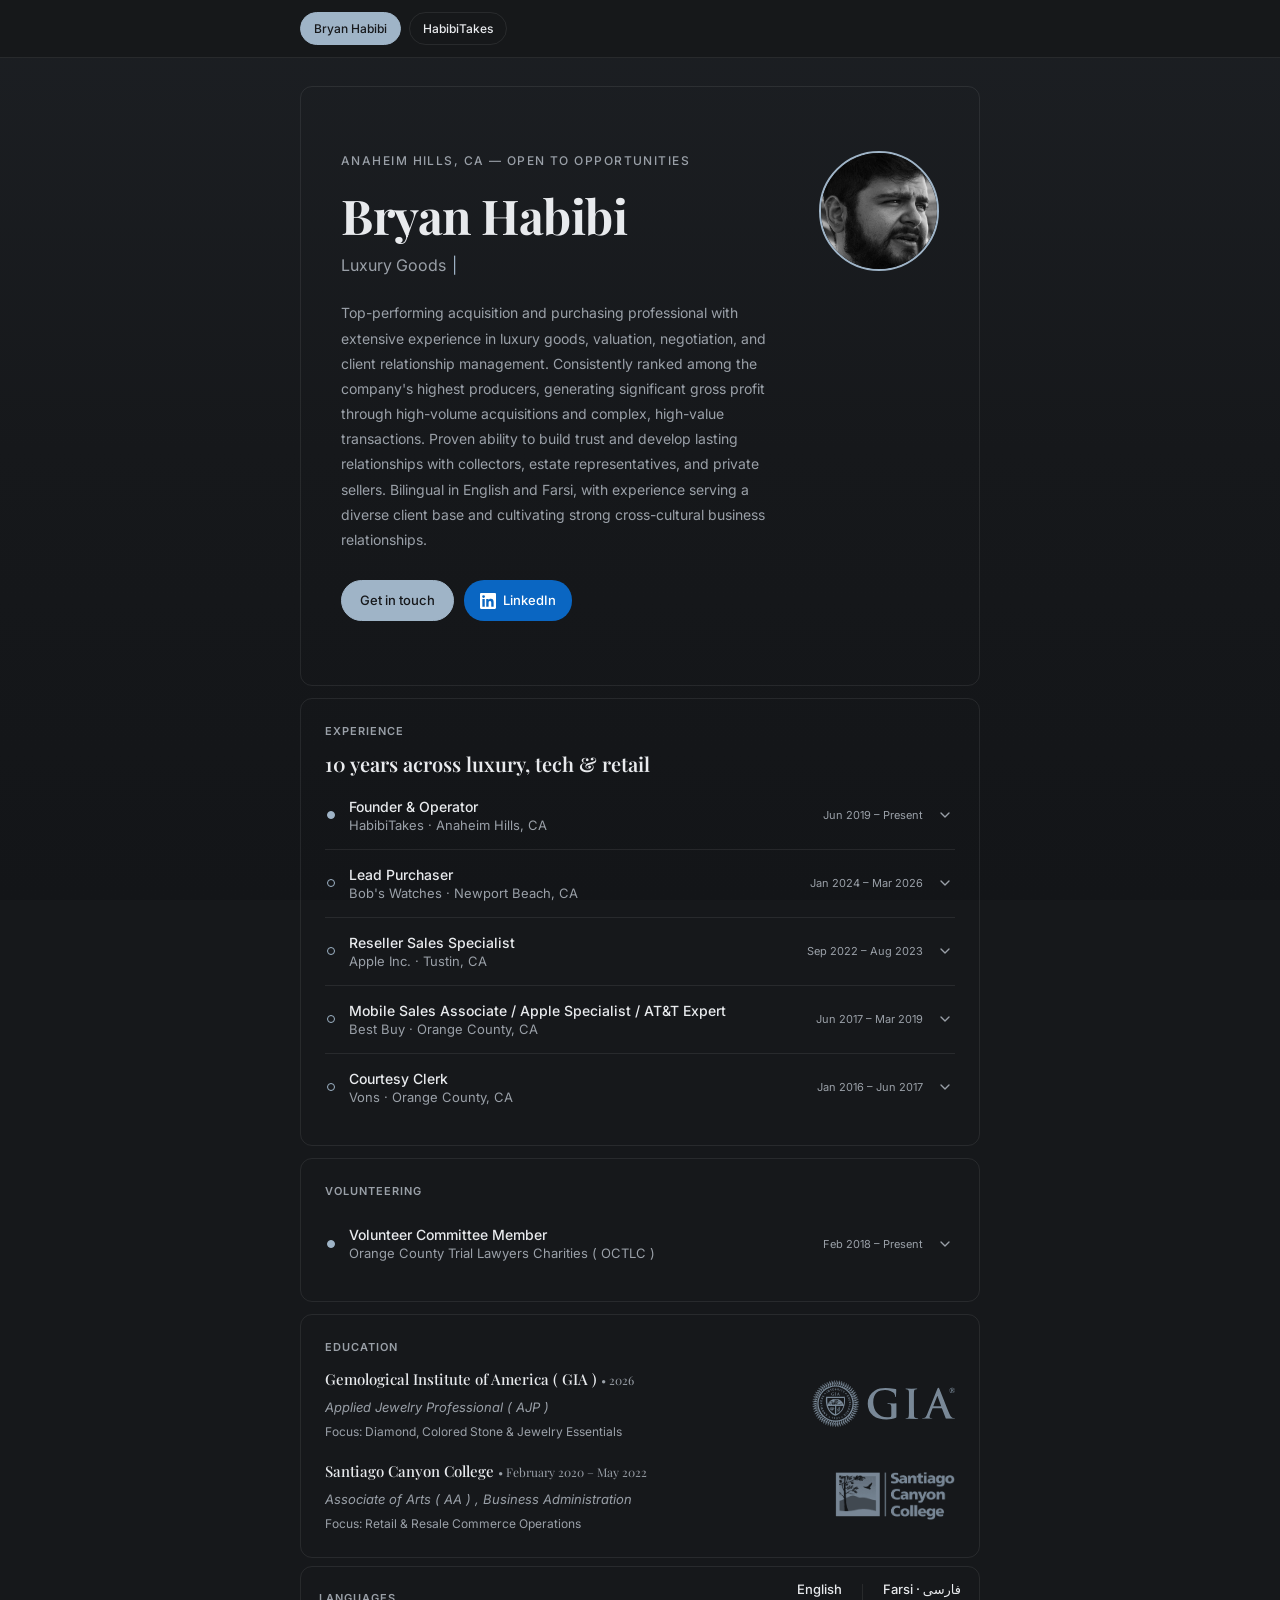
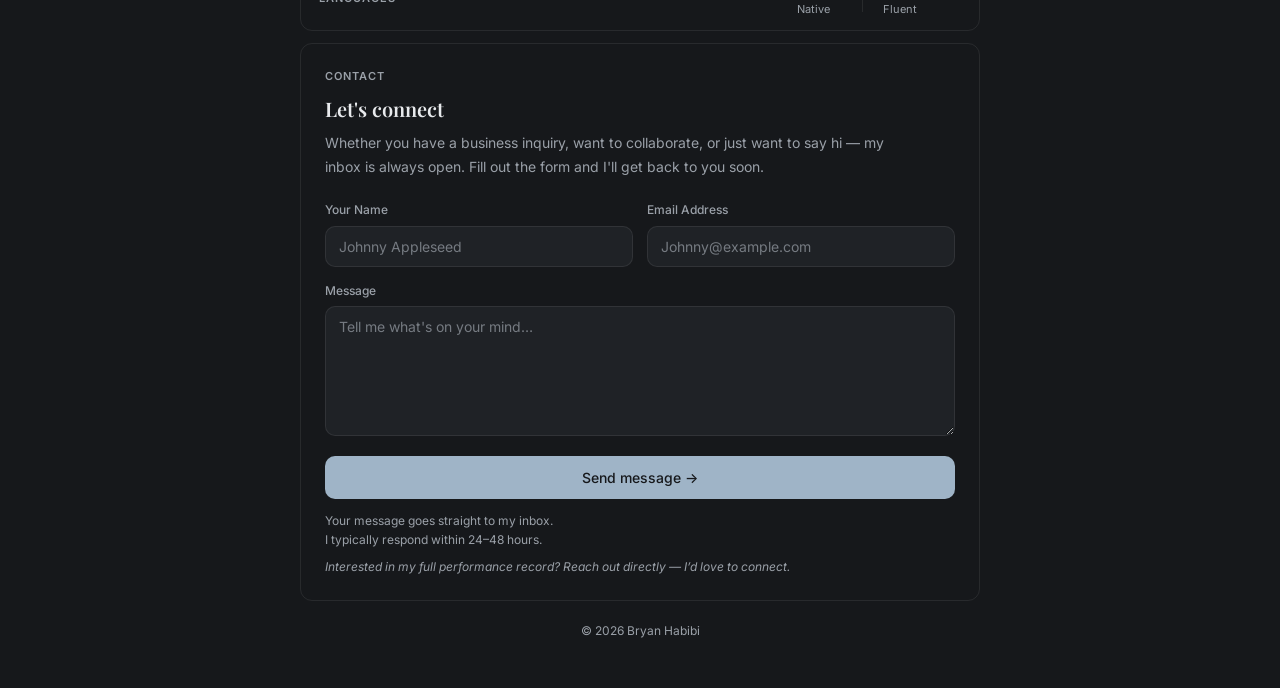
<file: index.html>
<!DOCTYPE html>
<html lang="en" class="dark">
<head>
  <meta charset="UTF-8" />
  <meta name="viewport" content="width=device-width, initial-scale=1.0" />
  <title>Bryan Habibi · Sales &amp; Acquisitions | Luxury Watches &amp; Resale</title>
  <link rel="dns-prefetch" href="//fonts.googleapis.com" />
  <link rel="dns-prefetch" href="//fonts.gstatic.com" />
  <link rel="preconnect" href="https://fonts.googleapis.com" />
  <link rel="preconnect" href="https://fonts.gstatic.com" crossorigin />
  <link rel="preload" href="https://fonts.googleapis.com/css2?family=Playfair+Display:wght@400;600;700&family=Inter:wght@400;500;600&display=swap" as="style" />
  <link href="https://fonts.googleapis.com/css2?family=Playfair+Display:wght@400;600;700&family=Inter:wght@400;500;600&display=swap" rel="stylesheet" />
  <link rel="stylesheet" href="styles.css" />
  <link rel="icon" type="image/png" sizes="32x32" href="assets/favicon-32.png" />
  <link rel="apple-touch-icon" sizes="180x180" href="assets/apple-touch-icon.png" />
  <meta name="description" content="Bryan Habibi — Sales and acquisitions professional in Southern California with 10 years across luxury watches, tech, and retail. Founder of HabibiTakes. GIA Applied Jewelry Professional." />
  <meta property="og:title" content="Bryan Habibi · Sales &amp; Acquisitions | Luxury Watches &amp; Resale" />
  <meta property="og:description" content="Bryan Habibi — Sales and acquisitions professional in Southern California with 10 years across luxury watches, tech, and retail. Founder of HabibiTakes. GIA Applied Jewelry Professional." />
  <meta property="og:image" content="https://bryanhabibi.com/assets/og-image.jpg" />
  <meta property="og:image:width" content="1200" />
  <meta property="og:image:height" content="630" />
  <meta property="og:url" content="https://bryanhabibi.com" />
  <meta property="og:type" content="website" />
  <meta name="twitter:card" content="summary_large_image" />
  <meta name="twitter:title" content="Bryan Habibi · Sales &amp; Acquisitions | Luxury Watches &amp; Resale" />
  <meta name="twitter:description" content="Bryan Habibi — Sales and acquisitions professional in Southern California with 10 years across luxury watches, tech, and retail. Founder of HabibiTakes. GIA Applied Jewelry Professional." />
  <meta name="twitter:image" content="https://bryanhabibi.com/assets/og-image.jpg" />
  <link rel="canonical" href="https://bryanhabibi.com" />
  <script type="application/ld+json">
  {
    "@context": "https://schema.org",
    "@type": "Person",
    "name": "Bryan Habibi",
    "url": "https://bryanhabibi.com",
    "jobTitle": "Founder & Operator",
    "worksFor": { "@type": "Organization", "name": "HabibiTakes" },
    "hasCredential": {
      "@type": "EducationalOccupationalCredential",
      "name": "Applied Jewelry Professional (AJP)",
      "recognizedBy": { "@type": "Organization", "name": "Gemological Institute of America" },
      "dateCreated": "2026"
    },
    "alumniOf": { "@type": "CollegeOrUniversity", "name": "Santiago Canyon College" },
    "address": { "@type": "PostalAddress", "addressLocality": "Anaheim Hills", "addressRegion": "CA", "addressCountry": "US" },
    "knowsLanguage": ["English", "Farsi"],
    "sameAs": ["https://www.linkedin.com/in/habibitakes"]
  }
  </script>
  <script>
    window.SITE_ID    = 'bryan';
    window.SITE_NAME  = 'Bryan Habibi';
    window.SITE_EMOJI = '👔';
    window.SITE_COLOR = 0x9fb4c7;
  </script>
  <script defer src="analytics.js"></script>
</head>
<body>

  <a href="#main-content" class="skip-link">Skip to main content</a>

  <!-- ============================================================
       NAVIGATION
       ============================================================ -->
  <nav id="navbar">
    <div class="nav-inner">
      <div class="nav-switcher">
        <a href="https://bryanhabibi.com" class="switcher-btn active" aria-label="Go to Bryan Habibi site">Bryan Habibi</a>
        <a href="https://habibitakes.com" class="switcher-btn" aria-label="Go to HabibiTakes site" data-track="nav-to-ht">HabibiTakes</a>
      </div>
    </div>
  </nav>


  <span id="main-content" tabindex="-1" aria-hidden="true" style="position:absolute;height:0;overflow:hidden"></span>

  <main class="wrap">

    <!-- ============================================================
         HERO / ABOUT
         ============================================================ -->
    <section id="about" class="card hero-card fade-in">
      <div id="hero-bg" aria-hidden="true"></div>
      <div class="hero-row">
        <div class="hero-text">
          <p class="hero-eyebrow">Anaheim Hills, CA — Open to opportunities</p>
          <h1 class="hero-name">Bryan Habibi</h1>
          <p class="hero-sub" id="heroTagline" aria-label="Luxury Goods Acquisition &amp; Sales Specialist"></p>
          <p class="hero-bio">
            Top-performing acquisition and purchasing professional with
            extensive experience in luxury goods, valuation, negotiation,
            and client relationship management. Consistently ranked among
            the company's highest producers, generating significant gross
            profit through high-volume acquisitions and complex, high-value
            transactions. Proven ability to build trust and develop lasting
            relationships with collectors, estate representatives, and
            private sellers. Bilingual in English and Farsi, with experience
            serving a diverse client base and cultivating strong
            cross-cultural business relationships.
          </p>
          <div class="hero-actions">
            <a href="#contact" class="pill pill-filled">Get in touch</a>
            <a href="https://www.linkedin.com/in/habibitakes" class="linkedin-btn" target="_blank" rel="noopener noreferrer" aria-label="Visit Bryan Habibi on LinkedIn" data-track="linkedin-click">
              <svg class="linkedin-icon" viewBox="0 0 24 24" fill="currentColor" aria-hidden="true"><path d="M20.45 20.45h-3.56v-5.57c0-1.33-.02-3.04-1.85-3.04-1.85 0-2.14 1.45-2.14 2.94v5.67H9.35V9h3.41v1.56h.05c.48-.9 1.63-1.85 3.37-1.85 3.6 0 4.27 2.37 4.27 5.46v6.28zM5.34 7.43a2.07 2.07 0 11-.01-4.14 2.07 2.07 0 01.01 4.14zM7.12 20.45H3.56V9h3.56v11.45zM22.22 0H1.77C.79 0 0 .77 0 1.72v20.56C0 23.23.79 24 1.77 24h20.45c.98 0 1.78-.77 1.78-1.72V1.72C24 .77 23.2 0 22.22 0z"/></svg>
              <span>LinkedIn</span>
            </a>
          </div>
        </div>
        <picture><source srcset="assets/BryanHabibi_Headshot.webp" type="image/webp"><img class="hero-photo" src="assets/BryanHabibi_Headshot.jpg" alt="Bryan Habibi" width="120" height="120" fetchpriority="high"></picture>
      </div>
    </section>

    <!-- ============================================================
         EXPERIENCE TIMELINE
         ============================================================ -->
    <section id="experience" class="card fade-in">
      <div class="xp-header">
        <p class="card-label">Experience</p>
        <h2 class="card-title">10 years across luxury, tech &amp; retail</h2>
      </div>

      <div class="xp-list-wrap">

        <!-- Job 1: HabibiTakes -->
        <div class="xp-row" data-track="resume-habibi-takes">
          <button class="xp-head" type="button" aria-expanded="false" aria-controls="xp-panel-1">
            <span class="xp-dot filled" aria-hidden="true"></span>
            <span class="xp-meta">
              <span class="xp-role">Founder &amp; Operator</span>
              <span class="xp-company">HabibiTakes · Anaheim Hills, CA</span>
            </span>
            <span class="xp-date">Jun 2019 &ndash; Present</span>
            <svg class="xp-chev" viewBox="0 0 24 24" fill="none" stroke="currentColor" stroke-width="2" stroke-linecap="round" stroke-linejoin="round" aria-hidden="true"><polyline points="6 9 12 15 18 9"/></svg>
          </button>
          <div class="xp-panel" id="xp-panel-1" role="region" aria-hidden="true">
            <div class="xp-panel-inner">
              <ul class="xp-bullets">
                <li>Operating an independent product sourcing, resale, and distribution business serving DTC and B2B clients. Maintained margins between 150%&ndash;300% through sourcing inventory at 80&ndash;90% off MSRP.</li>
                <li>Managed purchasing decisions, oversaw inventory levels, adapted a dynamic pricing strategy, and maintained customer relationships through guaranteed logistics.</li>
                <li>Identified, screened, and mentored several associates into launching their own similar ventures, using a rigorous compatibility-based vetting process to ensure a strong fit.</li>
              </ul>
              <p class="xp-sub">Featured Achievement</p>
              <ul class="xp-bullets">
                <li>Sourced over 10,000 cases of Dog and Cat food through Amazon Prime and sold across B2B and D2C channels over a nine-month period, coordinating sales strategy across Amazon B2B and retail partners. Implemented a community giveback program donating excess inventory to local animal shelters and veterinary hospitals, reinforcing brand goodwill and optimizing sell-through rates.</li>
              </ul>
            </div>
          </div>
        </div>

        <!-- Job 2: Bob's Watches -->
        <div class="xp-row" data-track="resume-bobs-watches">
          <button class="xp-head" type="button" aria-expanded="false" aria-controls="xp-panel-2">
            <span class="xp-dot" aria-hidden="true"></span>
            <span class="xp-meta">
              <span class="xp-role">Lead Purchaser</span>
              <span class="xp-company">Bob's Watches · Newport Beach, CA</span>
            </span>
            <span class="xp-date">Jan 2024 &ndash; Mar 2026</span>
            <svg class="xp-chev" viewBox="0 0 24 24" fill="none" stroke="currentColor" stroke-width="2" stroke-linecap="round" stroke-linejoin="round" aria-hidden="true"><polyline points="6 9 12 15 18 9"/></svg>
          </button>
          <div class="xp-panel" id="xp-panel-2" role="region" aria-hidden="true">
            <div class="xp-panel-inner">
              <p class="xp-sub">Performance Highlights</p>
              <ul class="xp-bullets">
                <li>#1 of 20 ranked in purchasing company-wide by total units acquired.</li>
                <li>Consistently maintained top commission tier in 90%+ of working weeks, including through seasonal fluctuations.</li>
              </ul>
              <p class="xp-sub">Role &amp; Responsibilities</p>
              <ul class="xp-bullets">
                <li>Conducted real-time market valuation on pre-owned luxury timepieces across both modern and vintage Rolex, Patek Philippe, Audemars Piguet, Omega, and Cartier.</li>
                <li>Maintained weekly 1 on 1 meetings with other purchasers to review call performance, email quality, and conduct mock negotiations to bridge skill gaps.</li>
                <li>Managed complex consignment and estate acquisitions by providing valuations, engaging in fee negotiations, and managing the client relationship from start to finish.</li>
                <li>Participated in monthly meetings with management to discuss buying prices and practices to maintain operations within optimal market positioning.</li>
              </ul>
              <p class="xp-sub">Featured Achievement</p>
              <ul class="xp-bullets">
                <li>Coordinated the acquisition and consignment of a $500,000 estate consisting of five rare Patek Philippe timepieces. Managed negotiations across multiple stakeholders over four months, accelerated sales timelines, and generated substantial company revenue while preserving key collector relationships.</li>
              </ul>
            </div>
          </div>
        </div>

        <!-- Job 3: Apple Inc. -->
        <div class="xp-row" data-track="resume-apple">
          <button class="xp-head" type="button" aria-expanded="false" aria-controls="xp-panel-3">
            <span class="xp-dot" aria-hidden="true"></span>
            <span class="xp-meta">
              <span class="xp-role">Reseller Sales Specialist</span>
              <span class="xp-company">Apple Inc. · Tustin, CA</span>
            </span>
            <span class="xp-date">Sep 2022 &ndash; Aug 2023</span>
            <svg class="xp-chev" viewBox="0 0 24 24" fill="none" stroke="currentColor" stroke-width="2" stroke-linecap="round" stroke-linejoin="round" aria-hidden="true"><polyline points="6 9 12 15 18 9"/></svg>
          </button>
          <div class="xp-panel" id="xp-panel-3" role="region" aria-hidden="true">
            <div class="xp-panel-inner">
              <ul class="xp-bullets">
                <li>Advised partnering retail employees on Apple hardware, software, and accessory lineup, consistently meeting and exceeding individual sales targets at assigned locations.</li>
                <li>Leveraged 10 years of product knowledge across the full Apple ecosystem to support consultative, needs-based selling with a focus on customer satisfaction and retention.</li>
              </ul>
            </div>
          </div>
        </div>

        <!-- Job 4: Best Buy -->
        <div class="xp-row" data-track="resume-best-buy">
          <button class="xp-head" type="button" aria-expanded="false" aria-controls="xp-panel-4">
            <span class="xp-dot" aria-hidden="true"></span>
            <span class="xp-meta">
              <span class="xp-role">Mobile Sales Associate / Apple Specialist / AT&amp;T Expert</span>
              <span class="xp-company">Best Buy · Orange County, CA</span>
            </span>
            <span class="xp-date">Jun 2017 &ndash; Mar 2019</span>
            <svg class="xp-chev" viewBox="0 0 24 24" fill="none" stroke="currentColor" stroke-width="2" stroke-linecap="round" stroke-linejoin="round" aria-hidden="true"><polyline points="6 9 12 15 18 9"/></svg>
          </button>
          <div class="xp-panel" id="xp-panel-4" role="region" aria-hidden="true">
            <div class="xp-panel-inner">
              <ul class="xp-bullets">
                <li>Drove mobile device and plan sales across AT&amp;T, Verizon, and Sprint carrier lines, consistently ranking among top associates in the department.</li>
                <li>Built customer rapport through needs-based consultations, resulting in increased attachment rate on accessories and protection plans.</li>
              </ul>
            </div>
          </div>
        </div>

        <!-- Job 5: Vons -->
        <div class="xp-row" data-track="resume-vons">
          <button class="xp-head" type="button" aria-expanded="false" aria-controls="xp-panel-5">
            <span class="xp-dot" aria-hidden="true"></span>
            <span class="xp-meta">
              <span class="xp-role">Courtesy Clerk</span>
              <span class="xp-company">Vons · Orange County, CA</span>
            </span>
            <span class="xp-date">Jan 2016 &ndash; Jun 2017</span>
            <svg class="xp-chev" viewBox="0 0 24 24" fill="none" stroke="currentColor" stroke-width="2" stroke-linecap="round" stroke-linejoin="round" aria-hidden="true"><polyline points="6 9 12 15 18 9"/></svg>
          </button>
          <div class="xp-panel" id="xp-panel-5" role="region" aria-hidden="true">
            <div class="xp-panel-inner">
              <ul class="xp-bullets">
                <li>Assisted customers throughout the store including bagging groceries, locating products, and ensuring a smooth and welcoming in-store experience.</li>
                <li>Supported management in the planning and execution of in-store activations for promotional events, seasonal campaigns, and holiday displays.</li>
              </ul>
            </div>
          </div>
        </div>

      </div>
    </section>

    <!-- ============================================================
         VOLUNTEERING
         ============================================================ -->
    <section class="card fade-in" aria-label="Volunteering">
      <div class="xp-header">
        <p class="card-label">Volunteering</p>
      </div>

      <div class="xp-list-wrap">

        <!-- OCTLC -->
        <div class="xp-row" data-track="volunteer-octlc">
          <button class="xp-head" type="button" aria-expanded="false" aria-controls="xp-panel-6">
            <span class="xp-dot filled" aria-hidden="true"></span>
            <span class="xp-meta">
              <span class="xp-role">Volunteer Committee Member</span>
              <span class="xp-company">Orange County Trial Lawyers Charities ( OCTLC )</span>
            </span>
            <span class="xp-date">Feb 2018 &ndash; Present</span>
            <svg class="xp-chev" viewBox="0 0 24 24" fill="none" stroke="currentColor" stroke-width="2" stroke-linecap="round" stroke-linejoin="round" aria-hidden="true"><polyline points="6 9 12 15 18 9"/></svg>
          </button>
          <div class="xp-panel" id="xp-panel-6" role="region" aria-hidden="true">
            <div class="xp-panel-inner">
              <ul class="xp-bullets">
                <li>Maintain the organization's social media and online presence, and represent OCTLC in person at fundraising campaigns and events 3&ndash;4 times per year.</li>
                <li>Provide on-site IT support for major in-person events, including AV setup, troubleshooting, and technical assistance to keep programming running smoothly.</li>
                <li>Support fundraising efforts benefiting Orange County nonprofits including Human Options and CHOC Children's Hospital.</li>
              </ul>
            </div>
          </div>
        </div>

      </div>
    </section>

    <!-- ============================================================
         EDUCATION · LANGUAGES
         ============================================================ -->
    <section class="se-wrap" aria-label="Education and languages">

        <!-- Education -->
        <div class="card fade-in d2">
          <p class="card-label">Education</p>
          <div class="edu-item">
            <div class="edu-copy">
              <p class="edu-name">Gemological Institute of America ( GIA ) <span class="edu-inline-date"><span class="edu-bullet">&bull;</span> 2026</span></p>
              <p class="edu-body"><em>Applied Jewelry Professional ( AJP )</em></p>
              <p class="edu-sub">Focus: Diamond, Colored Stone &amp; Jewelry Essentials</p>
            </div>
            <img class="edu-logo" src="assets/gia-logo.svg" alt="" aria-hidden="true" width="167" height="56" loading="lazy">
          </div>
          <div class="edu-item">
            <div class="edu-copy">
              <p class="edu-name">Santiago Canyon College <span class="edu-inline-date"><span class="edu-bullet">&bull;</span> February 2020 &ndash; May 2022</span></p>
              <p class="edu-body"><em>Associate of Arts ( AA ) , Business Administration</em></p>
              <p class="edu-sub">Focus: Retail &amp; Resale Commerce Operations</p>
            </div>
            <img class="edu-logo" src="assets/scc-logo.png" alt="" aria-hidden="true" width="299" height="120" loading="lazy">
          </div>
        </div>

      <!-- Languages -->
      <div class="card lang-bar fade-in d3">
        <p class="card-label lang-label">Languages</p>
        <div class="lang-entries">
          <div class="lang-entry">
            <span class="lang-name">English</span>
            <span class="lang-level">Native</span>
          </div>
          <div class="lang-divider" aria-hidden="true"></div>
          <div class="lang-entry">
            <span class="lang-name">Farsi · فارسی</span>
            <span class="lang-level">Fluent</span>
          </div>
        </div>
      </div>

    </section>

    <!-- ============================================================
         CONTACT
         ============================================================ -->
    <section id="contact" class="card fade-in">
      <p class="card-label">Contact</p>
      <h2 class="card-title">Let's connect</h2>
      <p class="contact-intro">
        Whether you have a business inquiry, want to collaborate, or just want to say hi —
        my inbox is always open. Fill out the form and I'll get back to you soon.
      </p>

      <form id="contact-form-bh" novalidate>
        <div class="form-grid">
          <div class="form-row">
            <label for="fname">Your Name</label>
            <input type="text" id="fname" name="name" placeholder="Johnny Appleseed" required />
          </div>
          <div class="form-row">
            <label for="femail">Email Address</label>
            <input type="email" id="femail" name="email" placeholder="Johnny@example.com" required />
          </div>
        </div>
        <div class="form-row">
          <label for="fmessage">Message</label>
          <textarea id="fmessage" name="message" placeholder="Tell me what's on your mind…" required></textarea>
        </div>
        <button type="submit" class="submit-btn" data-fs-submit-btn>Send message &rarr;</button>
        <div id="form-error"></div>
        <p class="form-note">Your message goes straight to my inbox.<br/>I typically respond within 24&ndash;48 hours.</p>
        <p class="form-note form-note-em">Interested in my full performance record? Reach out directly &mdash; I&rsquo;d love to connect.</p>
        <!-- Honeypot — hidden from real users, bots auto-fill it -->
        <div style="position:absolute;left:-9999px;height:0;overflow:hidden;" aria-hidden="true">
          <label for="website">Leave this empty</label>
          <input type="text" id="website" name="website" tabindex="-1" autocomplete="off" />
        </div>
        <input type="hidden" name="_timestamp" value="" />
      </form>

      <!-- Shown on successful submission -->
      <div id="form-success" data-fs-success>
        <svg viewBox="0 0 24 24" fill="none" stroke="currentColor" stroke-width="2" stroke-linecap="round" stroke-linejoin="round">
          <path d="M22 11.08V12a10 10 0 11-5.93-9.14"/>
          <polyline points="22 4 12 14.01 9 11.01"/>
        </svg>
        <p>Thanks for reaching out!</p>
        <small>I&rsquo;ll get back to you soon.</small>
      </div>
    </section>

    <!-- ============================================================
         FOOTER
         ============================================================ -->
    <footer>
      <p>&copy; <span id="yr">2026</span> Bryan Habibi</p>
    </footer>

  </main>


  <!-- ============================================================
       JAVASCRIPT
       ============================================================ -->
  <script>
    /* Dark mode is enforced permanently via class="dark" on <html>. */

    /* ── Footer year ───────────────────────────────────────────── */
    document.getElementById('yr').textContent = new Date().getFullYear();

    /* ── Parallax hero background ──────────────────────────────── */
    const heroBg = document.getElementById('hero-bg');
    window.addEventListener('scroll', () => {
      if (heroBg && window.innerWidth > 600) {
        heroBg.style.transform = `translateY(${window.scrollY * 0.38}px)`;
      }
    }, { passive: true });

    /* ── Intersection Observer: fade-in on scroll ──────────────── */
    const io = new IntersectionObserver(
      entries => entries.forEach(e => {
        if (e.isIntersecting) {
          e.target.classList.add('visible');
          io.unobserve(e.target);
        }
      }),
      { threshold: 0, rootMargin: '0px' }
    );
    const fadeEls = document.querySelectorAll('.fade-in');
    fadeEls.forEach(el => io.observe(el));
    setTimeout(() => fadeEls.forEach(el => el.classList.add('visible')), 1500);

    /* ── Animated stat counter ──────────────────────────────────── */
    (function () {
      if (window.matchMedia('(prefers-reduced-motion: reduce)').matches) return;
      document.querySelectorAll('.stat-num').forEach(el => {
        const raw = el.textContent.trim();
        const num = Number(raw);
        if (!Number.isFinite(num) || raw !== String(num)) return;
        el.textContent = '0';
        const counterIo = new IntersectionObserver(entries => {
          if (!entries[0].isIntersecting) return;
          counterIo.disconnect();
          const start = performance.now();
          const dur = 1500;
          (function tick(now) {
            const p = Math.min((now - start) / dur, 1);
            const eased = 1 - Math.pow(1 - p, 3);
            el.textContent = Math.round(eased * num);
            if (p < 1) requestAnimationFrame(tick);
          })(start);
        }, { threshold: 0.5 });
        counterIo.observe(el.closest('.stat-card') || el);
      });
    })();

    /* ── Typewriter effect ───────────────────────────────────────── */
    (function () {
      const reduced = window.matchMedia('(prefers-reduced-motion: reduce)').matches;
      function typewrite(el, text, delay) {
        if (reduced) { el.textContent = text; return; }
        el.textContent = '';
        el.classList.add('tw-typing');
        let i = 0;
        setTimeout(() => {
          const iv = setInterval(() => {
            el.textContent += text[i++];
            if (i >= text.length) {
              clearInterval(iv);
              setTimeout(() => el.classList.remove('tw-typing'), 1000);
            }
          }, 45);
        }, delay);
      }
      const tag = document.getElementById('heroTagline');
      if (tag) typewrite(tag, 'Luxury Goods Acquisition & Sales Specialist', 1500);
    })();

    /* ── Page transition ─────────────────────────────────────────── */
    document.querySelectorAll('.switcher-btn').forEach(btn => {
      btn.addEventListener('click', e => {
        const href = btn.getAttribute('href');
        if (!href || href === '#' || btn.classList.contains('active')) return;
        e.preventDefault();
        document.body.style.transition = 'opacity 0.3s ease, transform 0.3s ease';
        document.body.style.opacity = '0';
        document.body.style.transform = 'translateY(-10px)';
        setTimeout(() => { window.location.href = href; }, 300);
      });
    });

    /* ── Experience timeline: accordion expand / collapse ───────── */
    (function () {
      const rows = Array.from(document.querySelectorAll('.xp-row'));
      rows.forEach(row => {
        const head  = row.querySelector('.xp-head');
        const panel = row.querySelector('.xp-panel');
        if (!head || !panel) return;

        head.addEventListener('click', () => {
          const willOpen = !row.classList.contains('open');

          // Close every row first (only one open at a time)
          rows.forEach(r => {
            r.classList.remove('open');
            const p = r.querySelector('.xp-panel');
            const h = r.querySelector('.xp-head');
            if (p) { p.style.maxHeight = null; p.setAttribute('aria-hidden', 'true'); }
            if (h) h.setAttribute('aria-expanded', 'false');
          });

          if (willOpen) {
            row.classList.add('open');
            panel.style.maxHeight = panel.scrollHeight + 'px';
            panel.setAttribute('aria-hidden', 'false');
            head.setAttribute('aria-expanded', 'true');
          }
        });
      });
    })();

    /* ── Honeypot timestamp ─────────────────────────────────────────── */
    (function () {
      const formEl  = document.getElementById('contact-form-bh');
      const tsField = formEl.querySelector('[name="_timestamp"]');
      formEl.addEventListener('focusin', function () {
        if (!tsField.value) tsField.value = Date.now();
      }, { once: true });
    })();

    /* ── Contact form: Formspree async submission ─────────────────── */
    const form    = document.getElementById('contact-form-bh');
    const success = document.getElementById('form-success');
    const errEl   = document.getElementById('form-error');

    form.addEventListener('submit', async e => {
      e.preventDefault();
      const name    = form.name.value.trim();
      const email   = form.email.value.trim();
      const message = form.message.value.trim();
      if (!name || !email || !message) return;

      const btn = form.querySelector('[data-fs-submit-btn]');
      btn.textContent     = 'Sending...';
      btn.disabled        = true;
      errEl.style.display = 'none';

      try {
        const res = await fetch('https://formspree.io/f/mqejgoge', {
          method:  'POST',
          headers: { 'Accept': 'application/json' },
          body:    new FormData(form)
        });

        if (res.ok) {
          form.style.display    = 'none';
          success.style.display = 'block';
        } else {
          const data = await res.json();
          const msg  = data.errors?.map(err => err.message).join(' ')
                       || 'Something went wrong. Please try again.';
          throw new Error(msg);
        }
      } catch (err) {
        const isNetwork = err instanceof TypeError;
        errEl.textContent   = isNetwork
          ? 'Unable to send — please check your connection and try again.'
          : (err.message || 'Something went wrong. Please try again.');
        errEl.style.display = 'block';
        btn.textContent     = 'Send message →';
        btn.disabled        = false;
      }
    });
  </script>

</body>
</html>
</file>
<file: styles.css>
/* ============================================================
   Bryan Habibi — editorial minimal redesign
   Clean, airy, thin borders, single warm background.
   ============================================================ */

:root {
  --radius:    12px;
  --serif:     'Playfair Display', Georgia, 'Times New Roman', serif;
  --sans:      'Inter', system-ui, -apple-system, BlinkMacSystemFont, sans-serif;
  --maxw:      720px;
}

/* Dark mode is enforced permanently (class="dark" on <html>). */
html.dark {
  --bg:        #16181b;
  --surface:   #1f2226;
  --text:      #e8eaed;
  --muted:     #9aa0a8;
  --accent:    #9fb4c7;
  --border:    rgba(255,255,255,0.08);
  --nav-bg:    rgba(22,24,27,0.92);
}

* { box-sizing: border-box; margin: 0; padding: 0; }

html {
  scroll-behavior: smooth;
  background-color: var(--bg);
  background-image: linear-gradient(180deg,#1c1f23 0%,#16181b 50%,#131518 100%);
  background-attachment: fixed;
  background-repeat: no-repeat;
  min-height: 100%;
}

body {
  font-family: var(--sans);
  background-color: var(--bg);
  background-image: linear-gradient(180deg,#1c1f23 0%,#16181b 50%,#131518 100%);
  background-attachment: fixed;
  background-repeat: no-repeat;
  min-height: 100%;
  color: var(--text);
  line-height: 1.6;
  font-weight: 400;
  -webkit-font-smoothing: antialiased;
  -moz-osx-font-smoothing: grayscale;
  transition: background 0.3s ease, color 0.3s ease;
}

a { color: inherit; }

/* ── Skip link ─────────────────────────────────────────────── */
.skip-link {
  position: absolute;
  left: -9999px;
  top: 0;
  background: var(--accent);
  color: #16181b;
  padding: 10px 16px;
  border-radius: 0 0 8px 0;
  z-index: 100;
  font-size: 13px;
}
.skip-link:focus { left: 0; }

/* ── Navigation — slim bar, switcher pills only ────────────── */
#navbar {
  position: sticky;
  top: 0;
  z-index: 50;
  background: var(--nav-bg);
  backdrop-filter: blur(14px);
  -webkit-backdrop-filter: blur(14px);
  border-bottom: 0.5px solid var(--border);
}

.nav-inner {
  position: relative;
  max-width: var(--maxw);
  margin: 0 auto;
  padding: 12px 20px;
  display: flex;
  align-items: center;
  gap: 16px;
}

.nav-switcher { display: flex; gap: 8px; }

.switcher-btn {
  font-size: 12px;
  font-weight: 500;
  padding: 6px 13px;
  border-radius: 999px;
  border: 0.5px solid var(--border);
  color: var(--text);
  text-decoration: none;
  white-space: nowrap;
  transition: background 0.25s ease, border-color 0.25s ease, color 0.25s ease;
}
.switcher-btn:hover { border-color: var(--accent); }
.switcher-btn.active {
  background: var(--accent);
  color: #16181b;
  border-color: var(--accent);
}

/* ── Layout shell ──────────────────────────────────────────── */
.wrap {
  max-width: var(--maxw);
  margin: 0 auto;
  padding: 28px 20px 44px;
  display: flex;
  flex-direction: column;
  gap: 12px;
}

section[id] { scroll-margin-top: 80px; }

/* ── Card base ─────────────────────────────────────────────── */
.card {
  border: 0.5px solid var(--border);
  border-radius: var(--radius);
  padding: 24px;
  background: transparent;
  transition: border-color 0.3s ease;
}

.card-label {
  font-size: 11px;
  font-weight: 600;
  text-transform: uppercase;
  letter-spacing: 0.09em;
  color: var(--muted);
  margin-bottom: 10px;
}
.card-title {
  font-family: var(--serif);
  font-size: 20px;
  font-weight: 600;
  color: var(--text);
  line-height: 1.25;
}
.card-body {
  font-size: 13px;
  color: var(--muted);
  line-height: 1.65;
  margin-top: 8px;
}

/* ── Hero ──────────────────────────────────────────────────── */
.hero-card {
  position: relative;
  overflow: hidden;
  padding: 64px 40px;
}
#hero-bg {
  position: absolute;
  inset: 0;
  pointer-events: none;
  z-index: -1;
}
.hero-eyebrow {
  font-size: 12px;
  font-weight: 500;
  text-transform: uppercase;
  letter-spacing: 0.12em;
  color: var(--muted);
  margin-bottom: 20px;
}
.hero-name {
  font-family: var(--serif);
  font-size: 48px;
  font-weight: 700;
  line-height: 1.05;
  letter-spacing: -0.01em;
  color: var(--text);
}
.hero-sub {
  font-size: 16px;
  color: var(--muted);
  margin-top: 12px;
  min-height: 1.4em;
}
.hero-sub.tw-typing::after {
  content: '|';
  color: var(--accent);
  margin-left: 2px;
  animation: twblink 1s step-end infinite;
}
@keyframes twblink { 50% { opacity: 0; } }
.hero-bio {
  font-size: 14px;
  color: var(--muted);
  line-height: 1.8;
  max-width: 560px;
  margin-top: 22px;
}
.hero-actions {
  display: flex;
  flex-wrap: wrap;
  gap: 10px;
  margin-top: 28px;
}

/* ── Pills ─────────────────────────────────────────────────── */
.pill {
  font-size: 13px;
  font-weight: 500;
  padding: 9px 18px;
  border-radius: 999px;
  text-decoration: none;
  display: inline-block;
  transition: opacity 0.25s ease, border-color 0.25s ease, color 0.25s ease;
}
.pill-filled {
  background: var(--accent);
  color: #16181b;
  border: 0.5px solid var(--accent);
}
.pill-filled:hover { opacity: 0.9; }
.pill-outline {
  color: var(--text);
  border: 0.5px solid var(--border);
}
.pill-outline:hover { border-color: var(--accent); color: var(--accent); }

/* ── Hero row: text + profile photo ────────────────────────── */
.hero-row {
  display: flex;
  align-items: flex-start;
  gap: 32px;
}
.hero-text { flex: 1; min-width: 0; }
/* Keep the img as the flex item so the existing photo rules still apply.
   source must not become its own flex item once picture is display:contents. */
.hero-row > picture { display: contents; }
.hero-row source { display: none; }
.hero-photo {
  width: 120px;
  height: 120px;
  border-radius: 50%;
  object-fit: cover;
  object-position: center top;
  border: 2px solid var(--accent);
  flex-shrink: 0;
}

/* ── LinkedIn button ───────────────────────────────────────── */
.linkedin-btn {
  display: inline-flex;
  align-items: center;
  gap: 7px;
  background: #0A66C2;
  color: #ffffff;
  border: none;
  border-radius: 20px;
  padding: 8px 16px;
  font-size: 13px;
  font-weight: 500;
  text-decoration: none;
  transition: background 0.2s ease;
}
.linkedin-btn:hover { background: #004182; }
.linkedin-icon { width: 16px; height: 16px; flex-shrink: 0; }

/* ── Feature cards ─────────────────────────────────────────── */
.feature-card {
  padding: 20px;
  min-height: 148px;
  display: flex;
  flex-direction: column;
}
.feature-card .card-body { margin-top: auto; padding-top: 10px; }

/* ── Experience timeline ───────────────────────────────────── */
.xp-header { margin-bottom: 6px; }

.xp-row { border-bottom: 0.5px solid var(--border); }
.xp-row:last-child { border-bottom: none; }

.xp-head {
  display: flex;
  align-items: center;
  gap: 14px;
  width: 100%;
  background: none;
  border: none;
  padding: 16px 2px;
  cursor: pointer;
  text-align: left;
  color: inherit;
  font-family: inherit;
}
.xp-dot {
  width: 8px;
  height: 8px;
  border-radius: 50%;
  flex-shrink: 0;
  border: 1.5px solid var(--accent);
  background: transparent;
}
.xp-dot.filled { background: var(--accent); }
.xp-meta {
  display: flex;
  flex-direction: column;
  gap: 2px;
  flex: 1;
  min-width: 0;
}
.xp-role {
  font-size: 14px;
  font-weight: 500;
  color: var(--text);
}
.xp-company {
  font-size: 13px;
  color: var(--muted);
}
.xp-date {
  font-size: 11px;
  color: var(--muted);
  white-space: nowrap;
  flex-shrink: 0;
}
.xp-chev {
  width: 16px;
  height: 16px;
  color: var(--muted);
  flex-shrink: 0;
  transition: transform 0.35s ease;
}
.xp-row.open .xp-chev { transform: rotate(180deg); }

.xp-panel {
  max-height: 0;
  overflow: hidden;
  transition: max-height 0.4s ease;
}
.xp-panel-inner { padding: 0 2px 18px 22px; }
.xp-sub {
  font-size: 11px;
  font-weight: 600;
  text-transform: uppercase;
  letter-spacing: 0.08em;
  color: var(--accent);
  margin: 14px 0 8px;
}
.xp-sub:first-child { margin-top: 0; }
.xp-bullets { list-style: none; }
.xp-bullets li {
  font-size: 13px;
  line-height: 1.6;
  color: var(--muted);
  padding-left: 16px;
  position: relative;
  margin-bottom: 7px;
}
.xp-bullets li::before {
  content: '–';
  position: absolute;
  left: 0;
  color: var(--accent);
  font-weight: 600;
}
.xp-bullets li:last-child { margin-bottom: 0; }

/* ── Education / Languages wrapper ─────────────────────────── */
.se-wrap {
  display: flex;
  flex-direction: column;
  gap: 8px;
}

/* ── Education ─────────────────────────────────────────────── */
.edu-name {
  font-family: var(--serif);
  font-size: 15px;
  font-weight: 500;
  color: var(--text);
}
.edu-body { font-size: 13px; color: var(--muted); margin-top: 6px; }
.edu-sub  { font-size: 12px; color: var(--muted); margin-top: 4px; }
.edu-item + .edu-item { margin-top: 18px; }
.edu-inline-date {
  color: var(--muted);
  font-weight: 400;
  font-size: 12px;
}
.edu-item {
  display: flex;
  align-items: center;
  gap: 20px;
}
.edu-copy { flex: 1; min-width: 0; }
.edu-logo {
  flex-shrink: 0;
  height: 48px;
  width: auto;
  opacity: 0.72;
}

/* ── Languages bar ─────────────────────────────────────────── */
.lang-bar {
  display: flex;
  align-items: center;
  justify-content: space-between;
  gap: 16px;
  padding: 12px 18px;
}
.lang-label { margin-bottom: 0; }
.lang-entries {
  display: flex;
  align-items: center;
  gap: 20px;
}
.lang-entry {
  display: flex;
  flex-direction: column;
}
.lang-name { font-size: 13px; font-weight: 500; color: var(--text); }
.lang-level { font-size: 11px; color: var(--muted); margin-top: 1px; }
.lang-divider {
  width: 0.5px;
  height: 28px;
  background: var(--border);
  flex-shrink: 0;
}

/* ── Contact ───────────────────────────────────────────────── */
.contact-intro {
  font-size: 14px;
  color: var(--muted);
  line-height: 1.7;
  max-width: 560px;
  margin: 10px 0 22px;
}
.form-grid {
  display: grid;
  grid-template-columns: 1fr 1fr;
  gap: 14px;
  margin-bottom: 14px;
}
.form-grid .form-row { margin-bottom: 0; }
.form-row {
  display: flex;
  flex-direction: column;
  margin-bottom: 14px;
}
.form-row label {
  font-size: 12px;
  font-weight: 500;
  color: var(--muted);
  margin-bottom: 6px;
}
input, textarea {
  font-family: inherit;
  font-size: 14px;
  color: var(--text);
  background: var(--surface);
  border: 0.5px solid var(--border);
  border-radius: 10px;
  padding: 11px 13px;
  width: 100%;
  transition: border-color 0.25s ease;
}
input::placeholder, textarea::placeholder { color: var(--muted); opacity: 0.7; }
input:focus, textarea:focus { outline: none; border-color: var(--accent); }
textarea { min-height: 130px; resize: vertical; }

.submit-btn {
  margin-top: 6px;
  width: 100%;
  background: var(--accent);
  color: #16181b;
  border: none;
  border-radius: 10px;
  padding: 13px;
  font-family: inherit;
  font-size: 14px;
  font-weight: 500;
  cursor: pointer;
  transition: opacity 0.25s ease;
}
.submit-btn:hover { opacity: 0.9; }
.submit-btn:disabled { opacity: 0.6; cursor: default; }

#form-error {
  display: none;
  color: #e06c5c;
  font-size: 13px;
  margin-top: 10px;
}
.form-note {
  font-size: 12px;
  color: var(--muted);
  margin-top: 12px;
  line-height: 1.6;
}
.form-note-em { font-style: italic; margin-top: 8px; }

#form-success {
  display: none;
  text-align: center;
  padding: 22px 0 8px;
}
#form-success svg { width: 44px; height: 44px; color: var(--accent); }
#form-success p {
  font-family: var(--serif);
  font-size: 1.15rem;
  margin-top: 12px;
  color: var(--text);
}
#form-success small { color: var(--muted); font-size: 0.85rem; }

/* ── Footer ────────────────────────────────────────────────── */
footer {
  text-align: center;
  padding: 8px 0 4px;
}
footer p {
  font-size: 12px;
  color: var(--muted);
}

/* ── Fade-in on scroll ─────────────────────────────────────── */
.fade-in {
  opacity: 0;
  transform: translateY(16px);
  transition: opacity 0.7s ease, transform 0.7s ease;
}
.fade-in.visible { opacity: 1; transform: none; }
.d2 { transition-delay: 0.16s; }
.d3 { transition-delay: 0.24s; }
.d4 { transition-delay: 0.32s; }

/* ── Responsive ────────────────────────────────────────────── */
@media (max-width: 640px) {
  .form-grid   { grid-template-columns: 1fr; }
  .hero-name   { font-size: 38px; }

  .card { padding-left: 18px; padding-right: 18px; }
  .hero-card { padding: 44px 18px; }

  .xp-head {
    flex-wrap: wrap;
    min-height: 44px;
  }
  .xp-date {
    order: 3;
    flex: 0 0 100%;
    margin-left: 0;
    padding-left: 22px;
  }
  .xp-bullets li { font-size: 14px; }

  /* Hero: stack photo above text, centered */
  .hero-row { flex-direction: column; }
  .hero-photo {
    order: -1;
    align-self: center;
    width: 96px;
    height: 96px;
    margin-bottom: 16px;
  }

  /* Languages bar: label above, entries below */
  .lang-bar {
    flex-direction: column;
    align-items: flex-start;
    gap: 10px;
  }
  .lang-entries { width: 100%; }

  .edu-inline-date { display: block; }
  .edu-bullet { display: none; }
  .edu-item { display: block; }
  .edu-logo { display: none; }
}

/* ── Reduced motion ────────────────────────────────────────── */
@media (prefers-reduced-motion: reduce) {
  html { scroll-behavior: auto; }
  .fade-in { opacity: 1; transform: none; transition: none; }
  .hero-sub.tw-typing::after { animation: none; }
}
</file>
